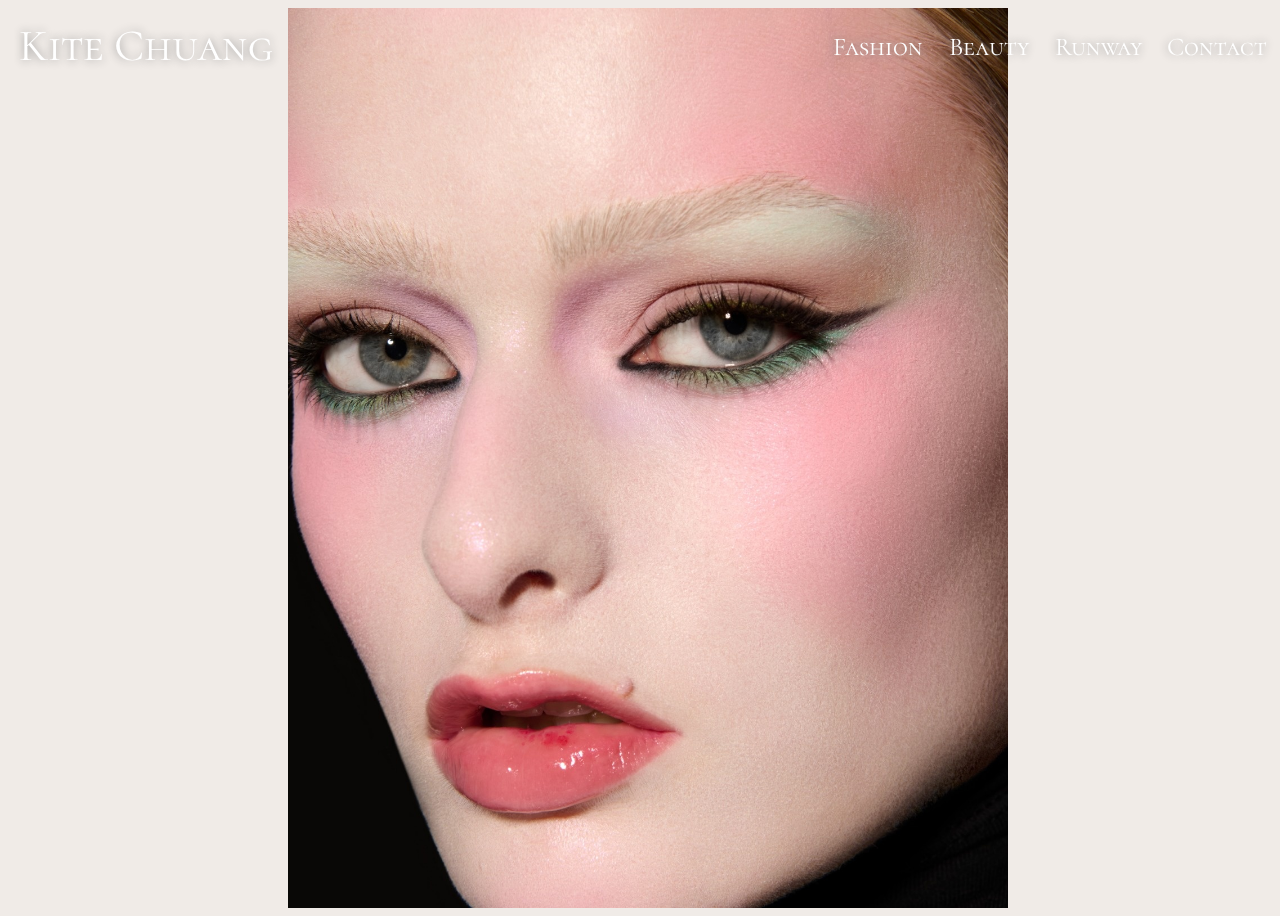
<file: index.html>
<html>

<head>
    <title>Kite Makeup</title>
    <link rel="preconnect" href="https://fonts.googleapis.com">
    <link rel="preconnect" href="https://fonts.gstatic.com" crossorigin>
    <link href="https://fonts.googleapis.com/css2?family=Cormorant+SC:wght@400&display=swap" rel="stylesheet">
    <link rel="stylesheet" href="style.css">
</head>

<body>
    <div class="header">
        <div style="flex:1"><a href="index.html">Kite Chuang</a></div>
        <div><a href="fashion.html">Fashion</a></div>
        <div><a href="beauty.html">Beauty</a></div>
        <div><a href="runway.html">Runway</a></div>
        <div><a href="contact.html">Contact</a></div>
    </div>
    <div class="content" id="content">
        <div>
            <img src="2026/71.jpg" />
        </div>
    </div>
</body>

</html>
</file>
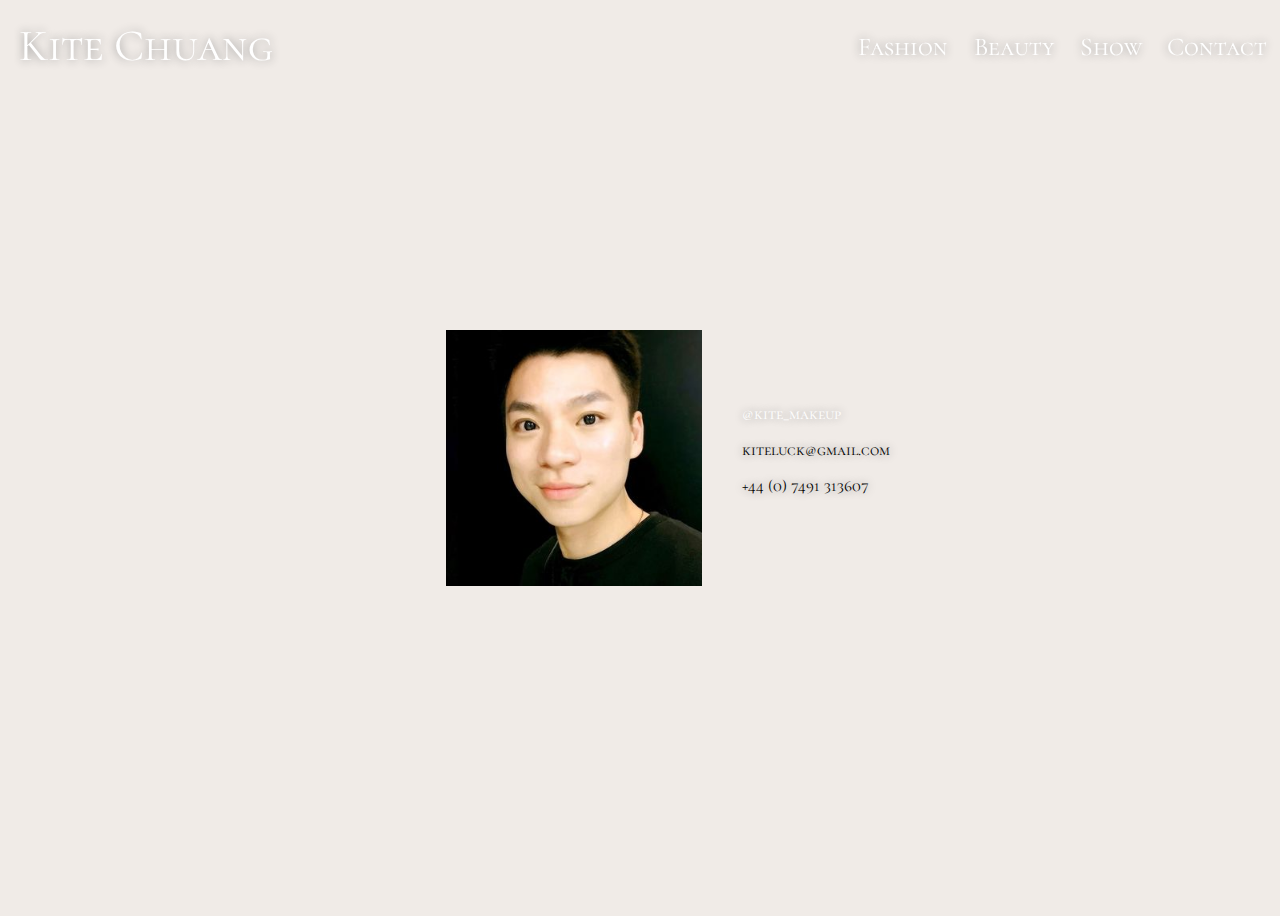
<file: contact.html>
<html>

<head>
    <title>Kite Makeup</title>
    <link rel="preconnect" href="https://fonts.googleapis.com">
    <link rel="preconnect" href="https://fonts.gstatic.com" crossorigin>
    <link href="https://fonts.googleapis.com/css2?family=Cormorant+SC:wght@400&display=swap" rel="stylesheet">
    <link rel="stylesheet" href="style.css">
</head>

<body>
    <div class="header">
        <div style="flex:1"><a href="index.html">Kite Chuang</a></div>
        <div><a href="fashion.html">Fashion</a></div>
        <div><a href="beauty.html">Beauty</a></div>
        <div><a href="show.html">Show</a></div>
        <div><a href="contact.html">Contact</a></div>
    </div>
    <div class="content" id="content"></div>
    <div id="contact">
        <div style="display:flex;gap:10%">
            <div>
                <img src="kite.jpeg" style="height:20vw;width:20vw" />
            </div>
            <div style="text-align:left;">
                <a href="https://www.instagram.com/kite_makeup/">@kite_makeup</a>
                <p>kiteluck@gmail.com</p>
                <p>+44 (0) 7491 313607</p>
            </div>
        </div>
    </div>
</body>

</html>
</file>
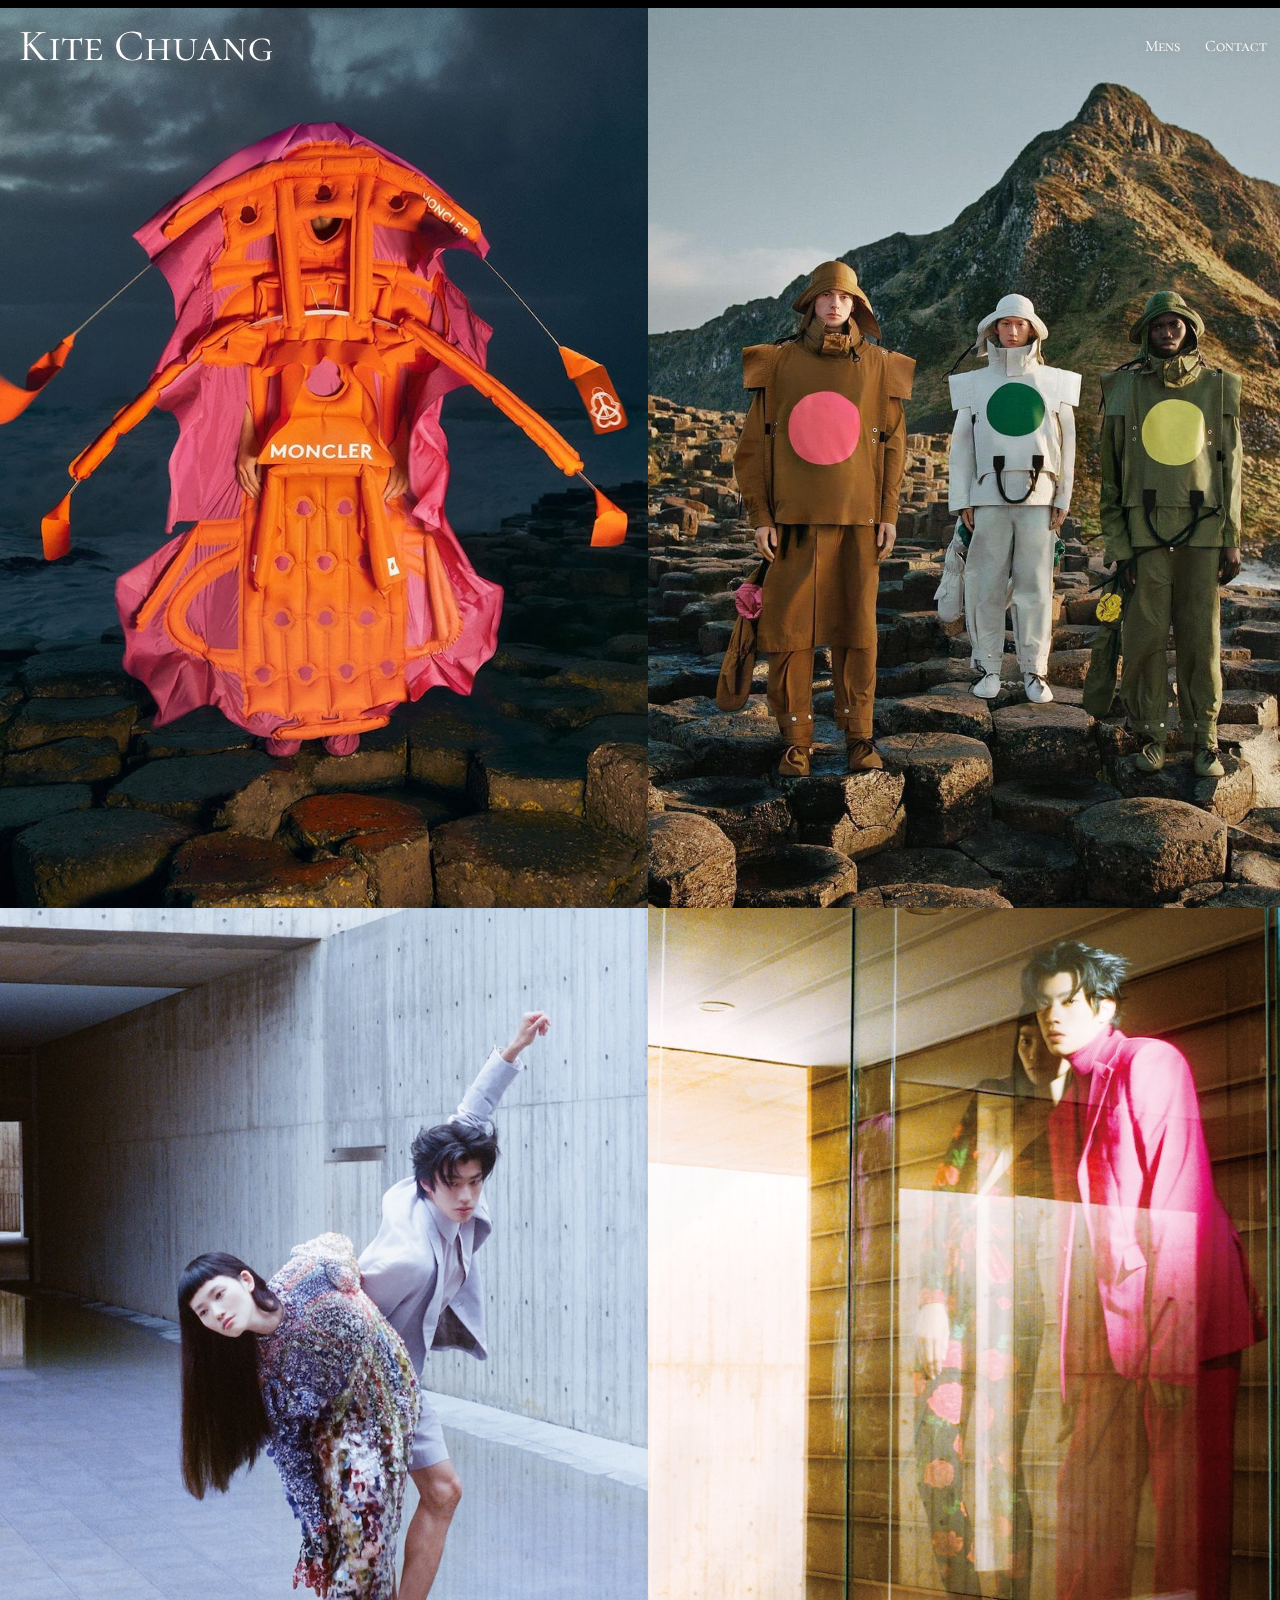
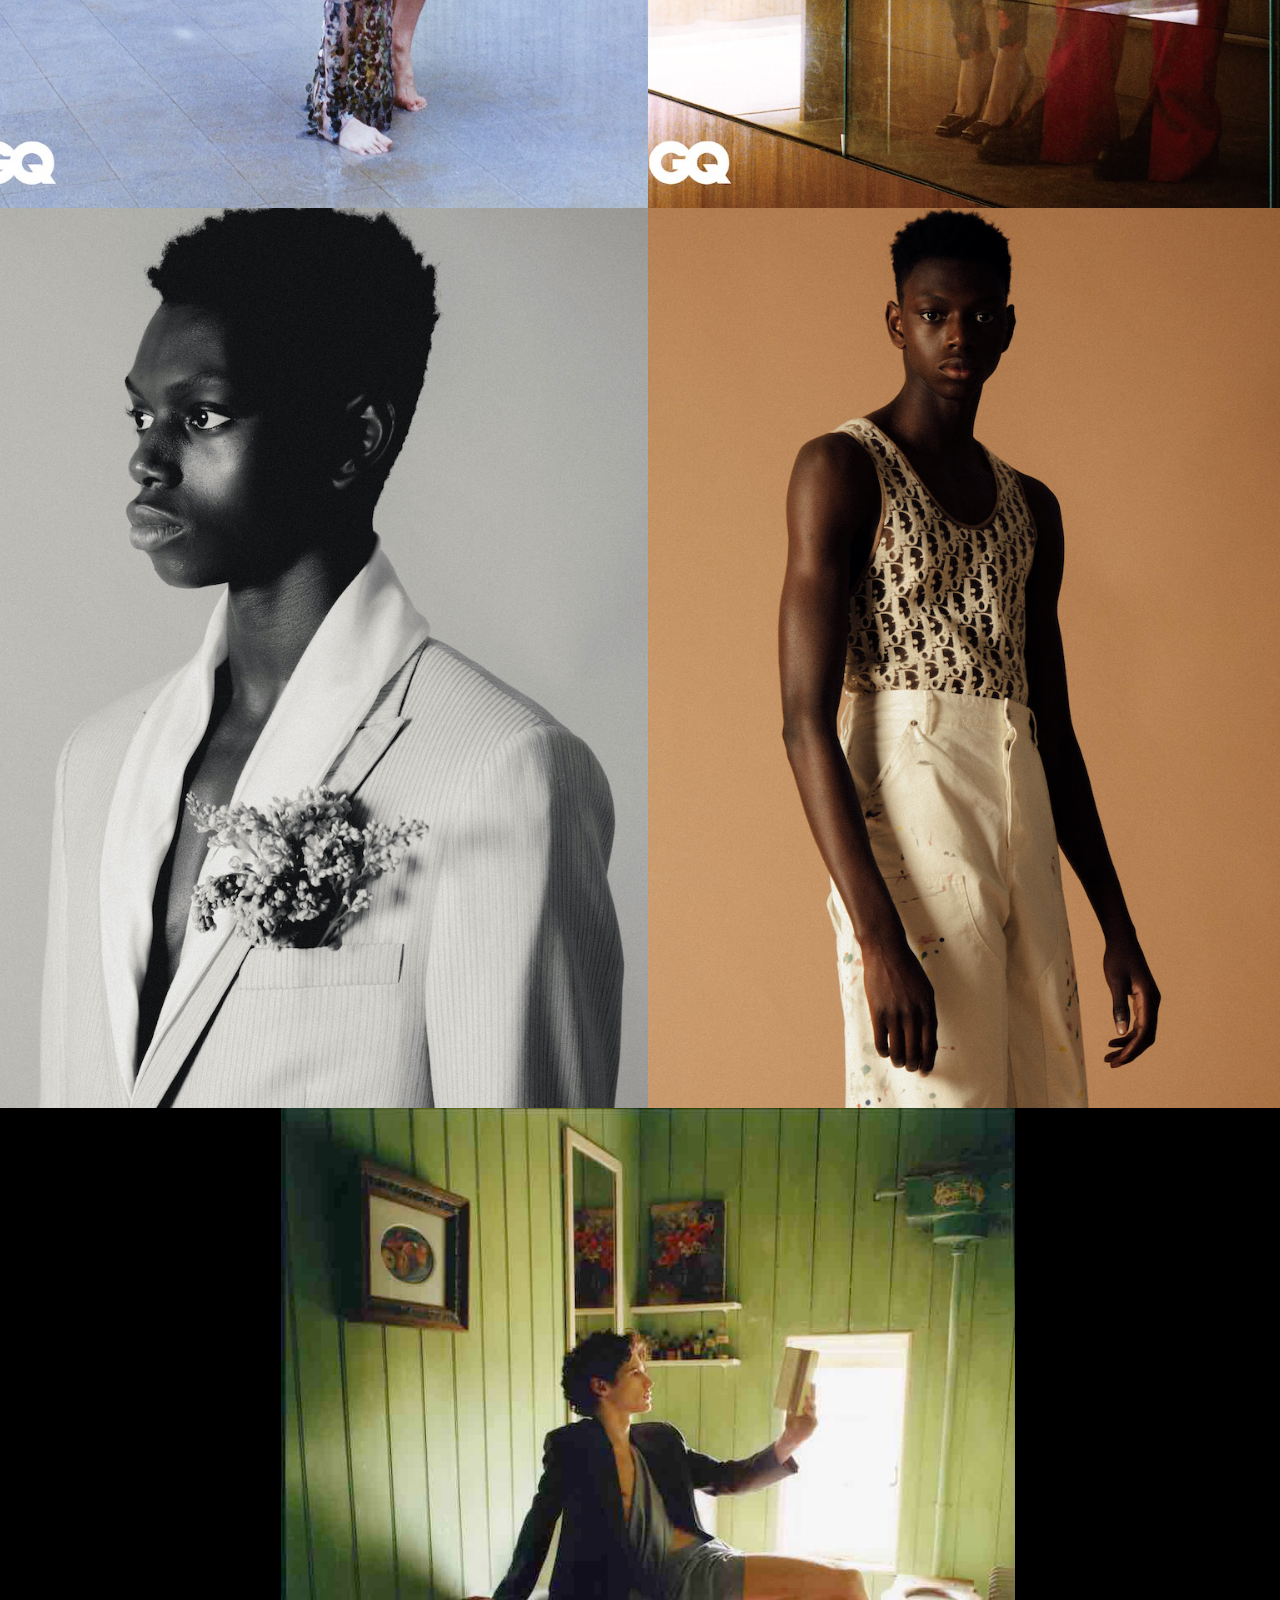
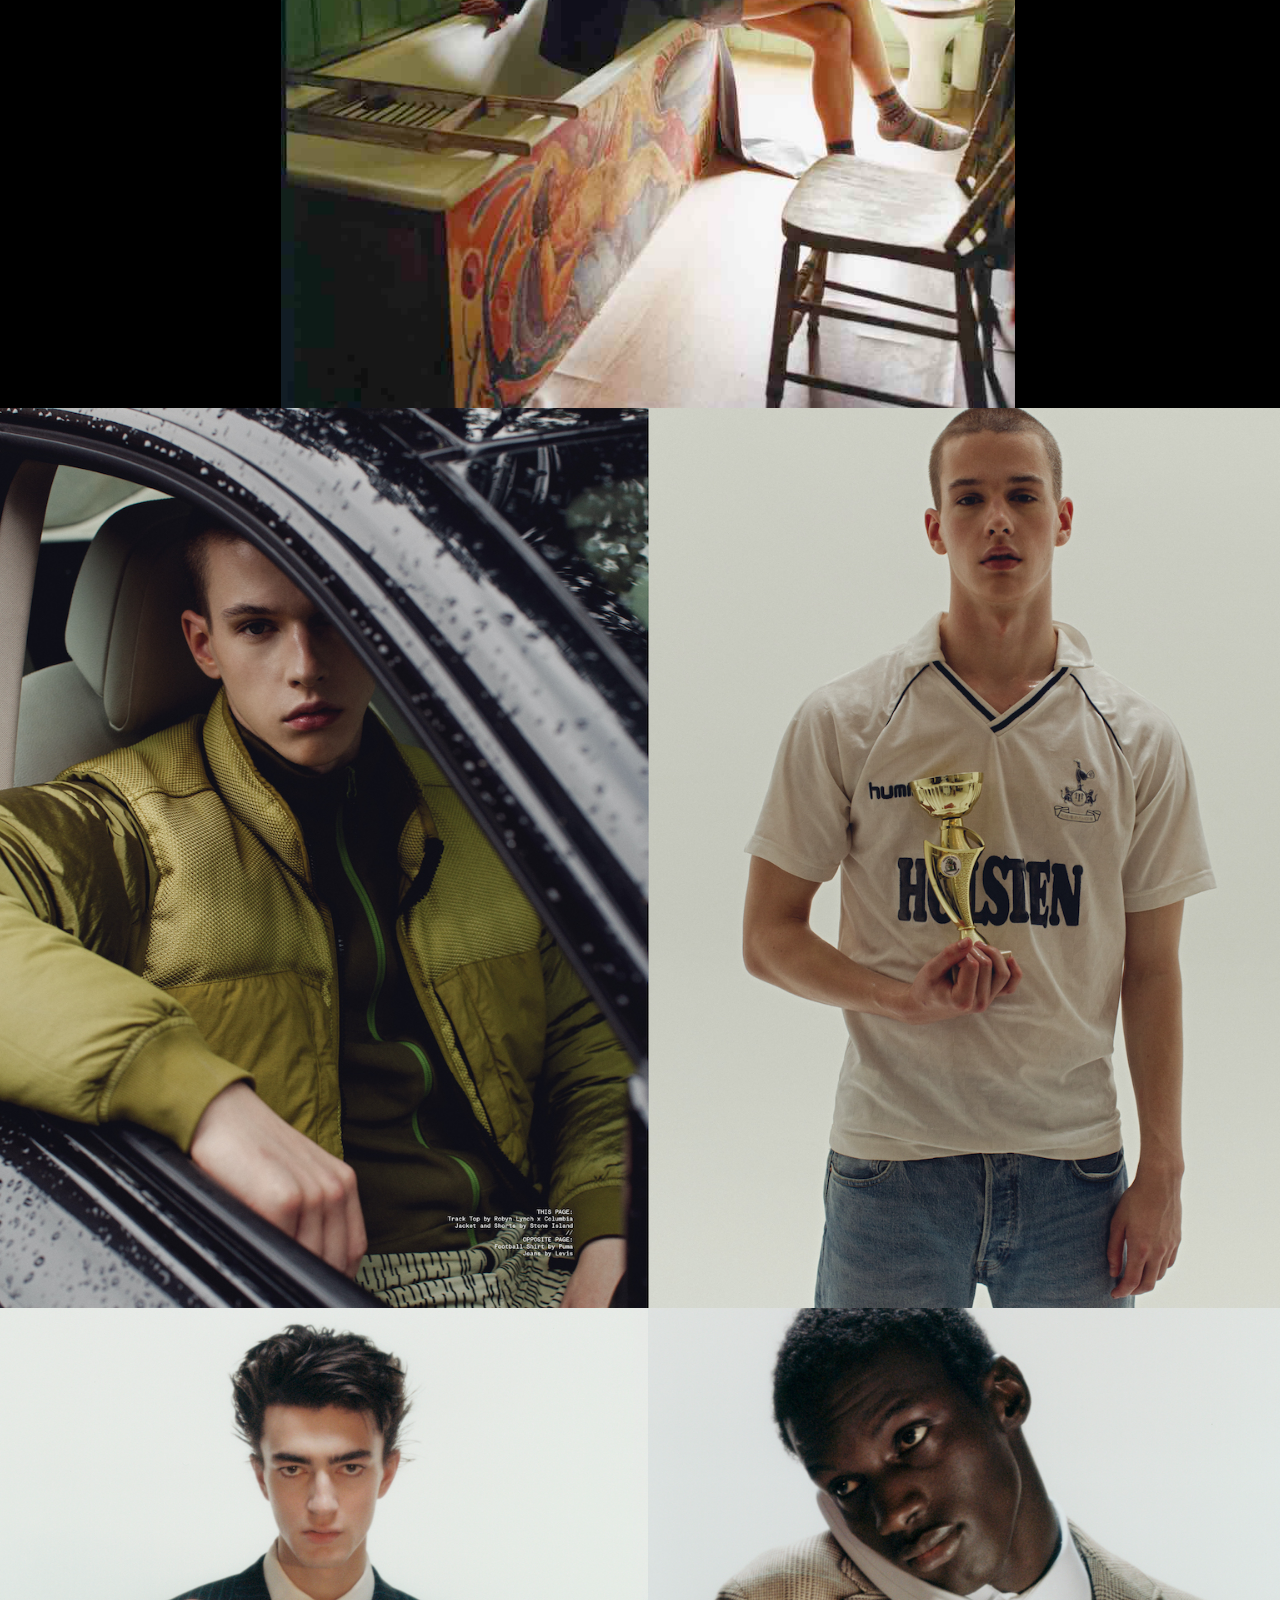
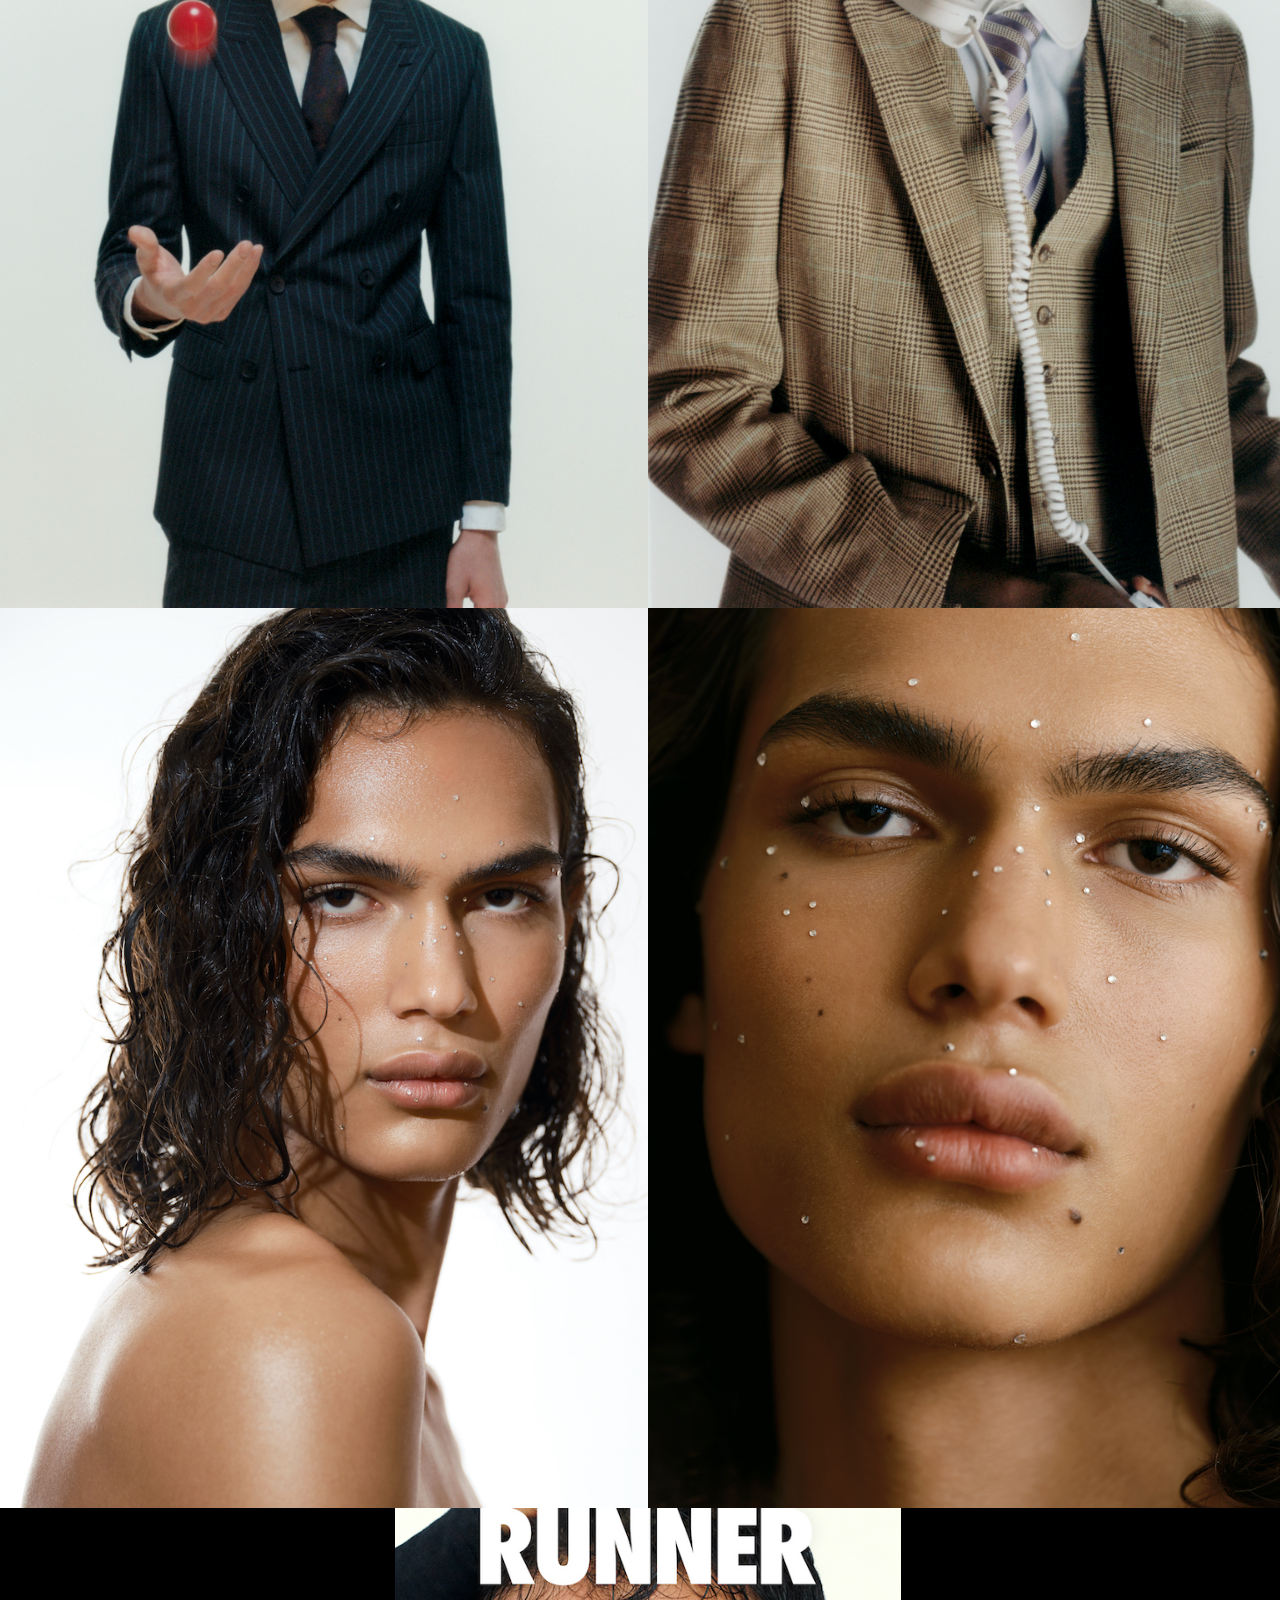
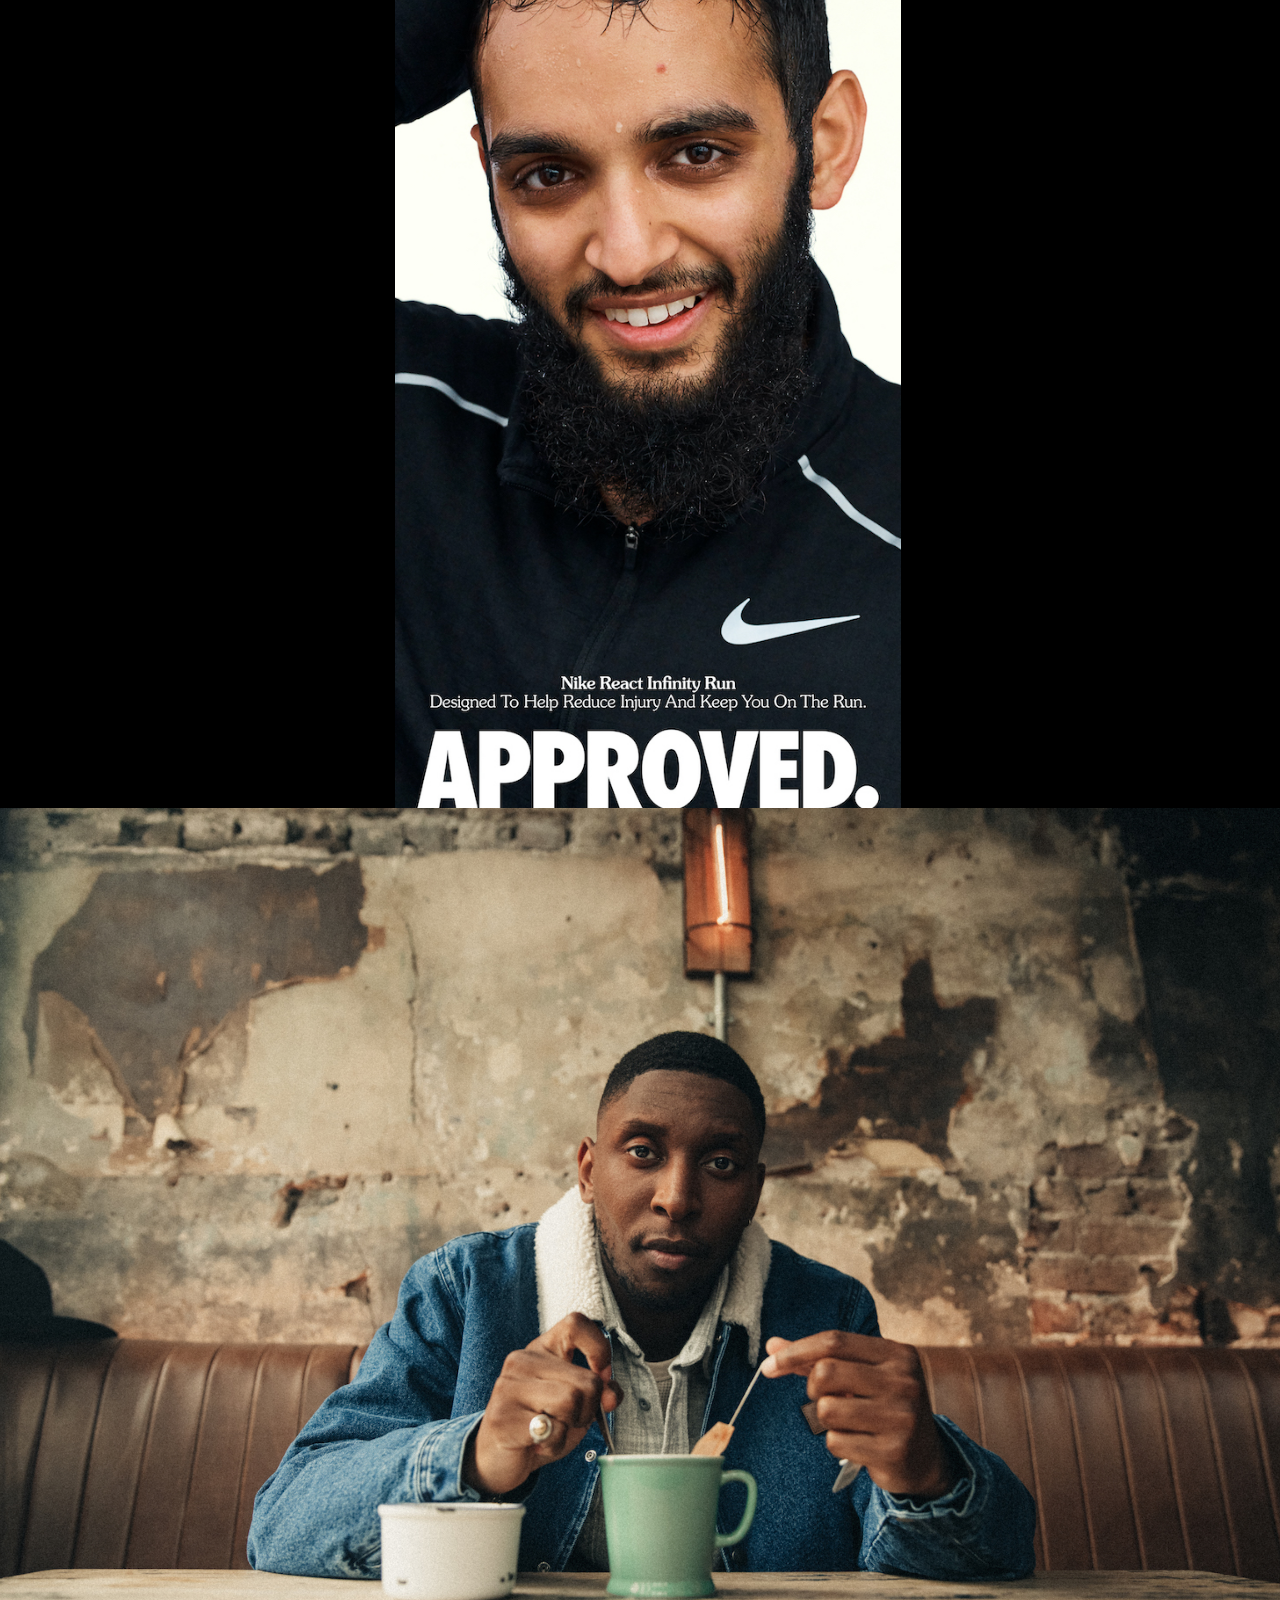
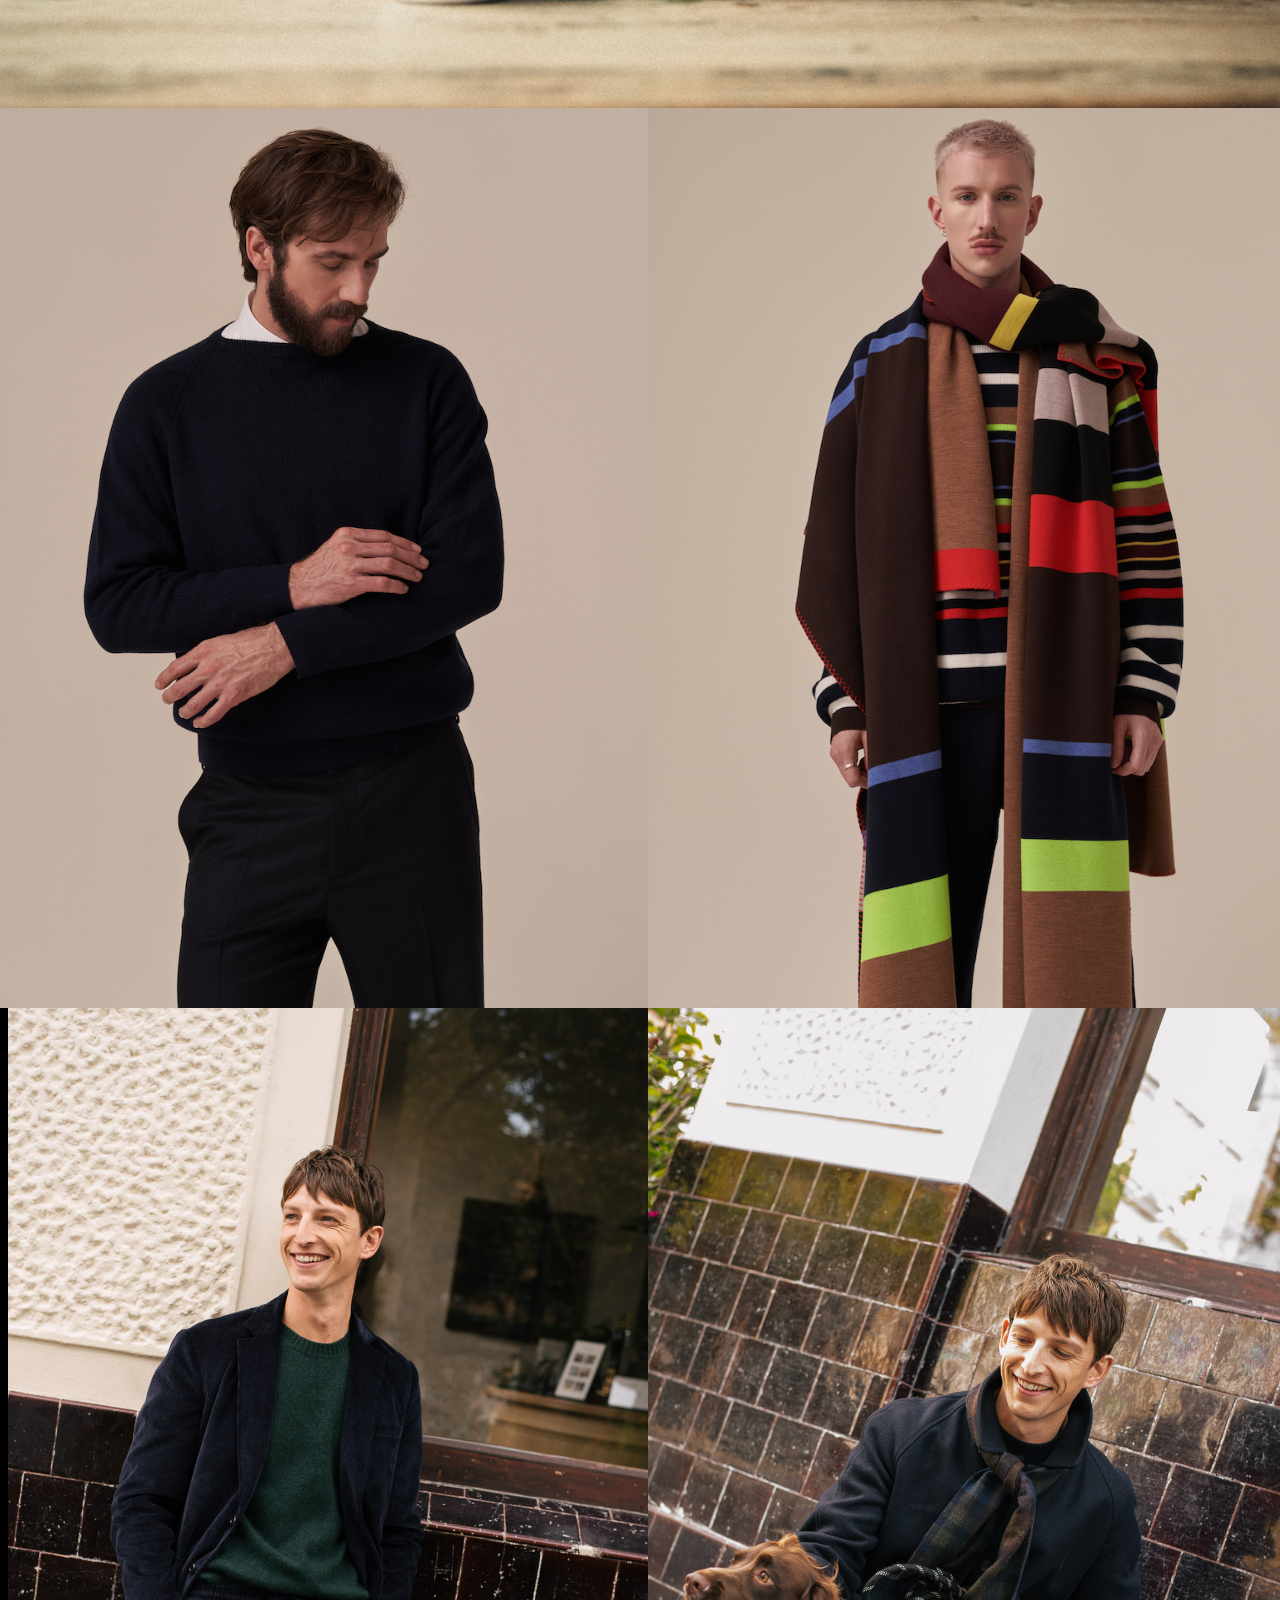
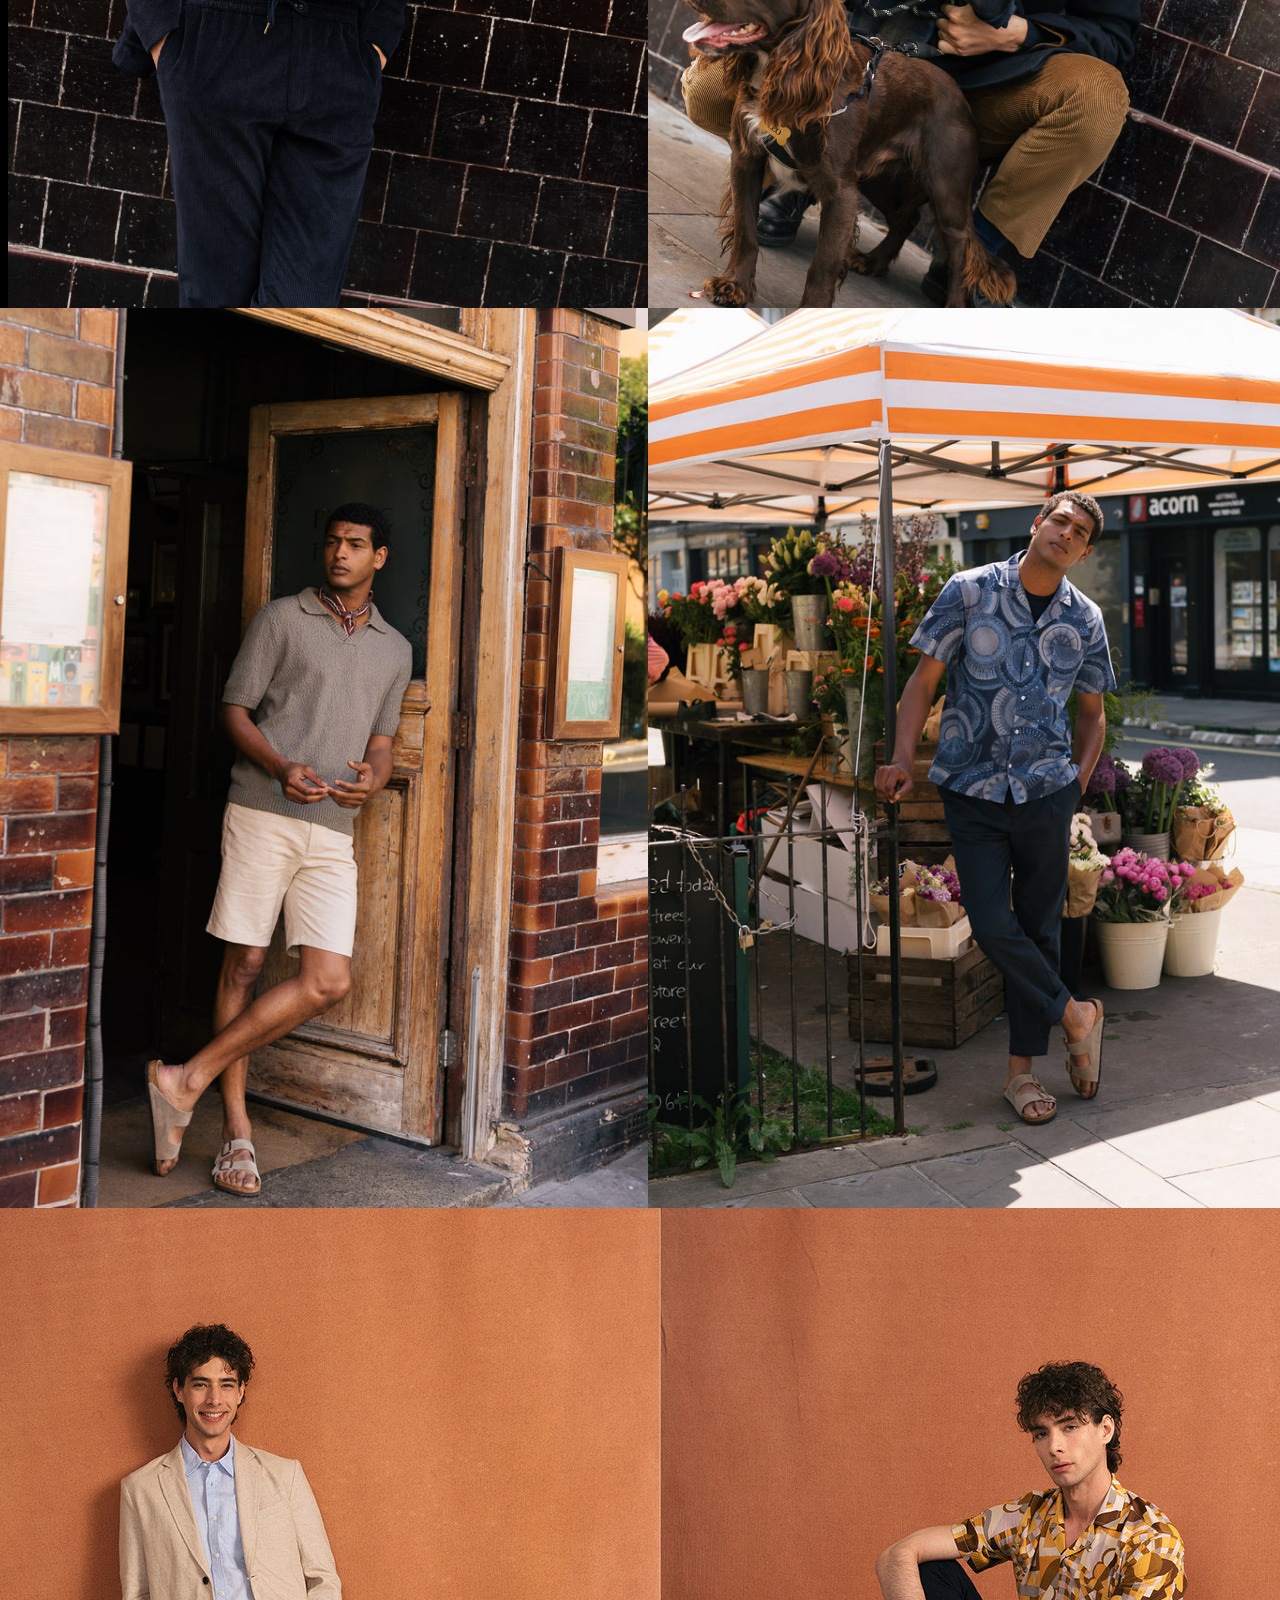
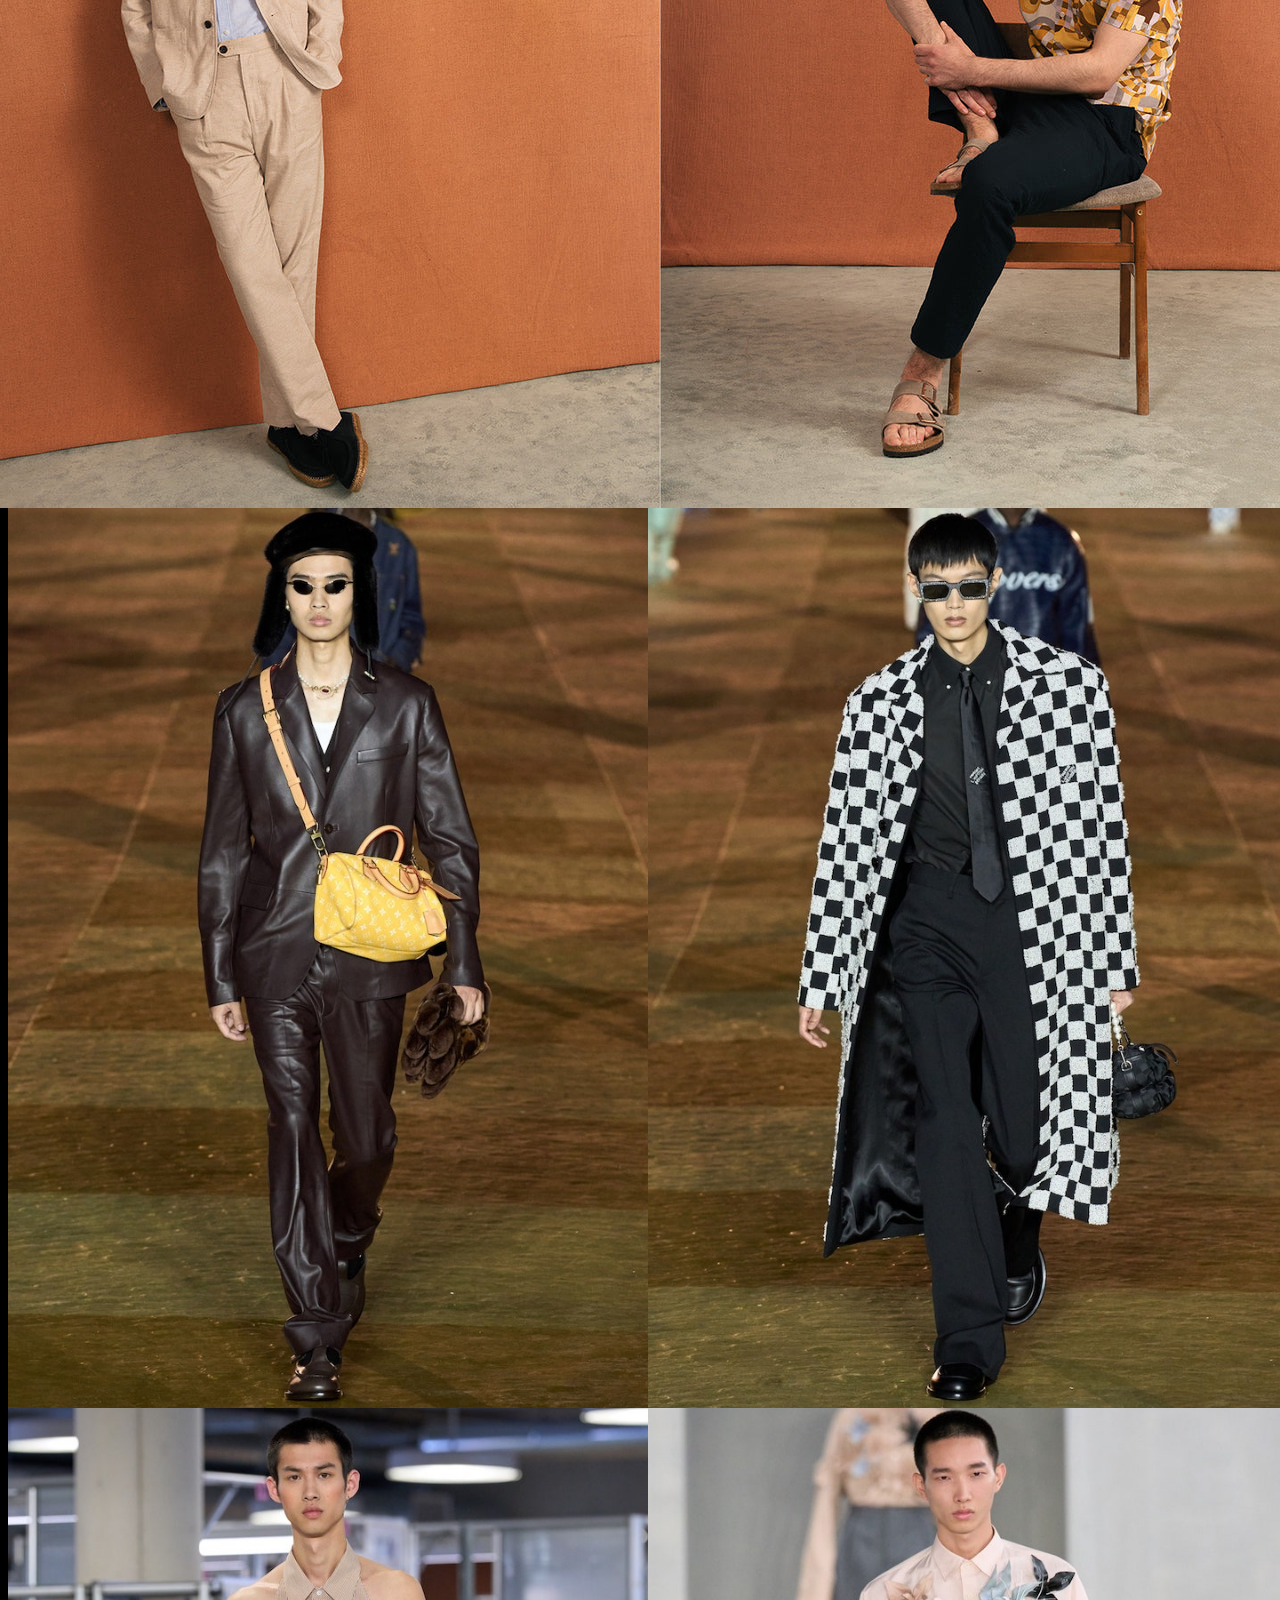
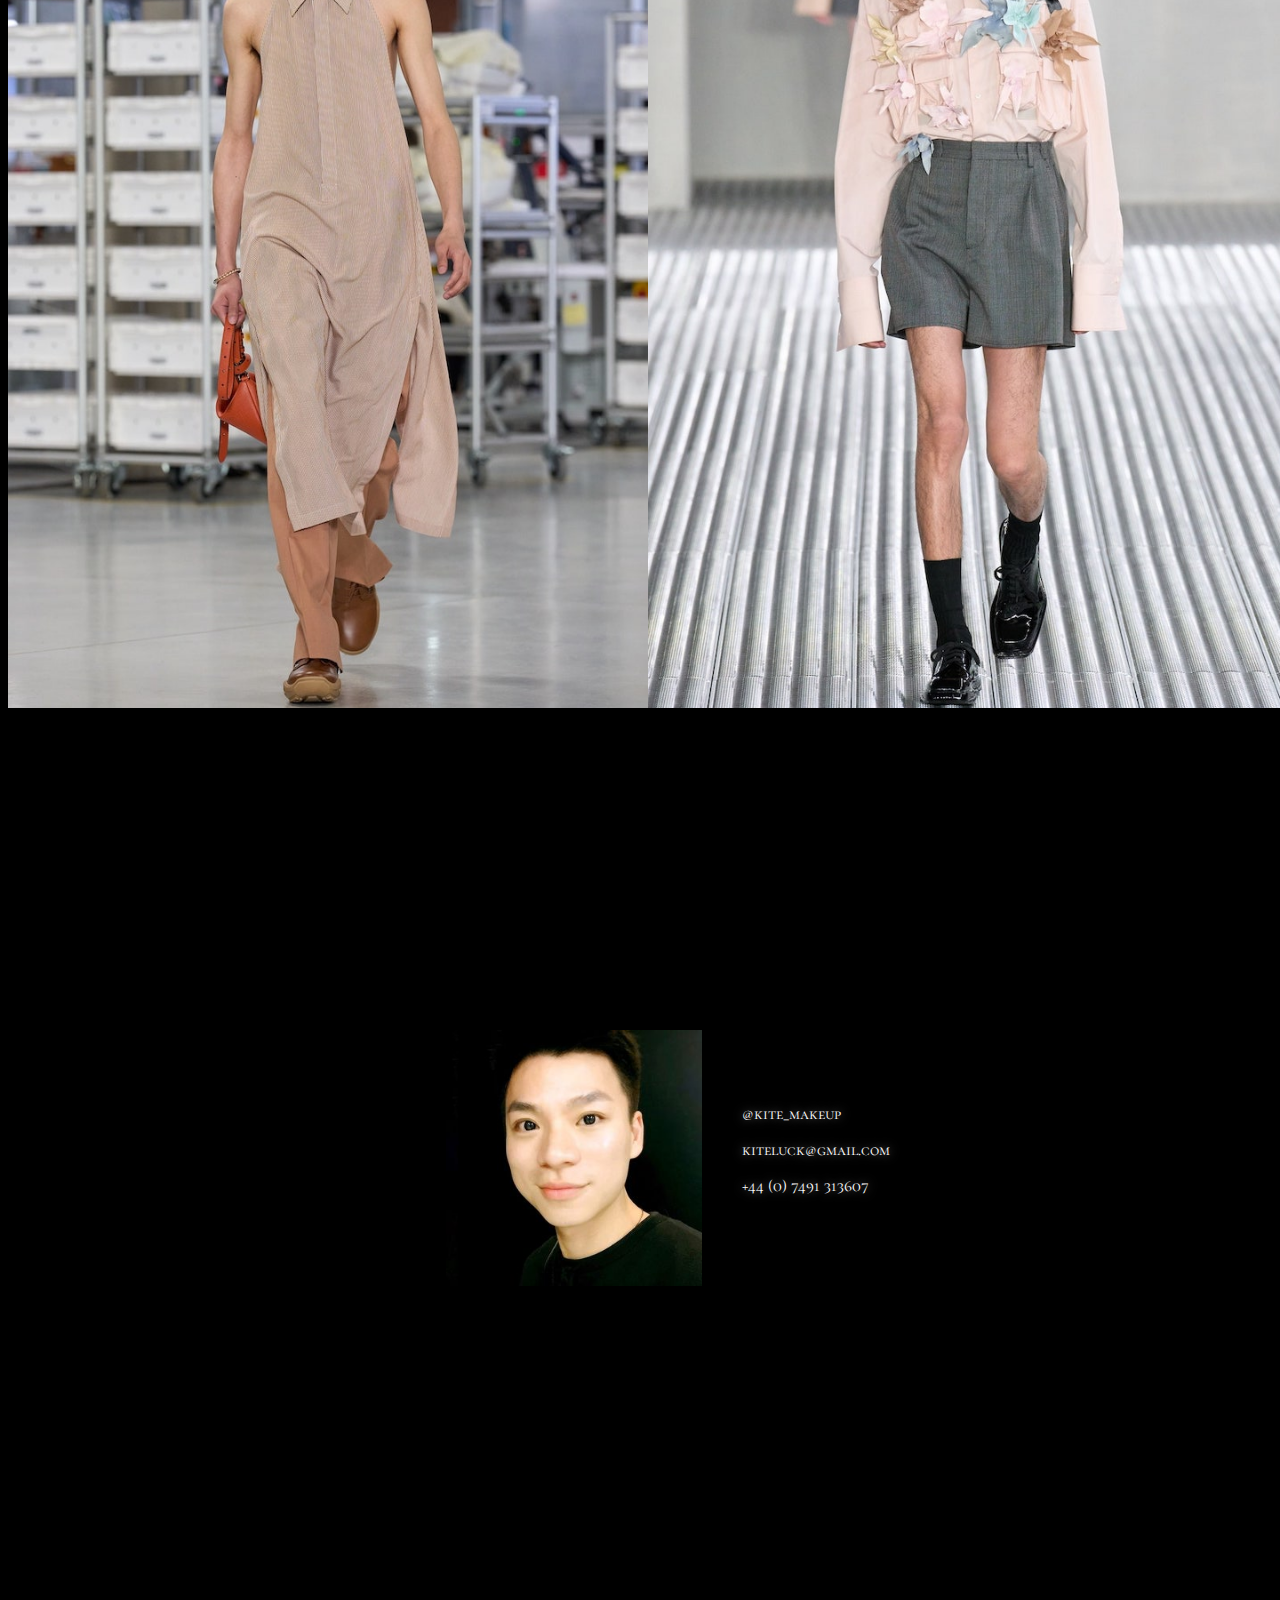
<file: mens.html>
<html>

<head>
    <title>Kite Makeup</title>
    <link rel="preconnect" href="https://fonts.googleapis.com">
    <link rel="preconnect" href="https://fonts.gstatic.com" crossorigin>
    <link href="https://fonts.googleapis.com/css2?family=Cormorant+SC:wght@400&display=swap" rel="stylesheet">
</head>
<script>
    const images = {
        Mens: [
            [1, 2],
            [23, 24],
            [8, 9],
            [16],
            [17],
            [14, 15],
            [20, 19],
            [13],
            [18],
            [10, 11],
            [6, 7],
            [4, 5],
            [3],
            [27, 28],
            [26, 25],
        ]
    }
</script>

<body>
    <div class="header">
        <div style="flex:1" onclick="document.body.scrollTop=0">Kite Chuang</div>
        <div><a href="#Mens">Mens</a></div>
        <div><a href="#contact">Contact</a></div>
    </div>
    <div class="content" id="content"></div>
    <div id="contact">
        <div style="display:flex;gap:10%">
            <div>
                <img src="kite.jpeg" style="height:20vw;width:20vw" />
            </div>
            <div style="text-align:left;">
                <a href="https://www.instagram.com/kite_makeup/">@kite_makeup</a>
                <p>kiteluck@gmail.com</p>
                <p>+44 (0) 7491 313607</p>
            </div>
        </div>
    </div>
</body>

<script>
    const content = document.getElementById("content")
    for (const [category, imagelist] of Object.entries(images)) {
        imagelist.forEach(images => {
            const c = document.createElement("div")
            c.id = category
            images.forEach(image => {
                let i = document.createElement('img')
                i.src = `${category}/${image}.jpg`
                if (images.length > 1 && category !== 'Beauty') {
                    i.classList.add('r43')
                }
                c.appendChild(i)
            })
            content.appendChild(c)
        });
    }
</script>
<style>
    html {
        font-family: 'Cormorant SC', serif;
        font-size: 1rem;
        margin: 0;
        background: black;
        color: white;
        text-shadow: 0 0 10px #888;
        width: 100vw;
        position: absolute;
        overflow-x: hidden;
    }

    a {
        color: white;
        text-decoration: none;
    }

    .header {
        width: 100%;
        display: flex;
        position: fixed;
        top: 0px;
        left: 0;
    }

    .header div {
        padding: 0.7rem 0.8rem;
        cursor: pointer;
        margin: auto;
    }

    .header div:first-child {
        font-size: 2.8rem;
        padding-left: 1.2rem;
    }

    .content {
        width: 100vw;
        margin: auto;
        text-align: center;
    }

    .content>div {
        display: flex;
        justify-content: center;
        scroll-snap-align: start;
    }

    #contact {
        width: 100vw;
        height: 100vh;
        text-align: center;
        display: flex;
        align-items: center;
        flex-direction: column;
        scroll-snap-align: start;
    }

    #contact div {
        margin: auto;
    }

    @media (orientation: landscape) {
        img {
            height: 100vh;
        }

        .r43 {
            width: 75vh;
            object-fit: cover;
        }

        html {
            scroll-snap-type: y mandatory;
        }
    }

    @media (orientation: portrait) {
        img {
            width: 100vw;
        }

        .content>div {
            flex-direction: column;
        }
    }
</style>

</html>
</file>
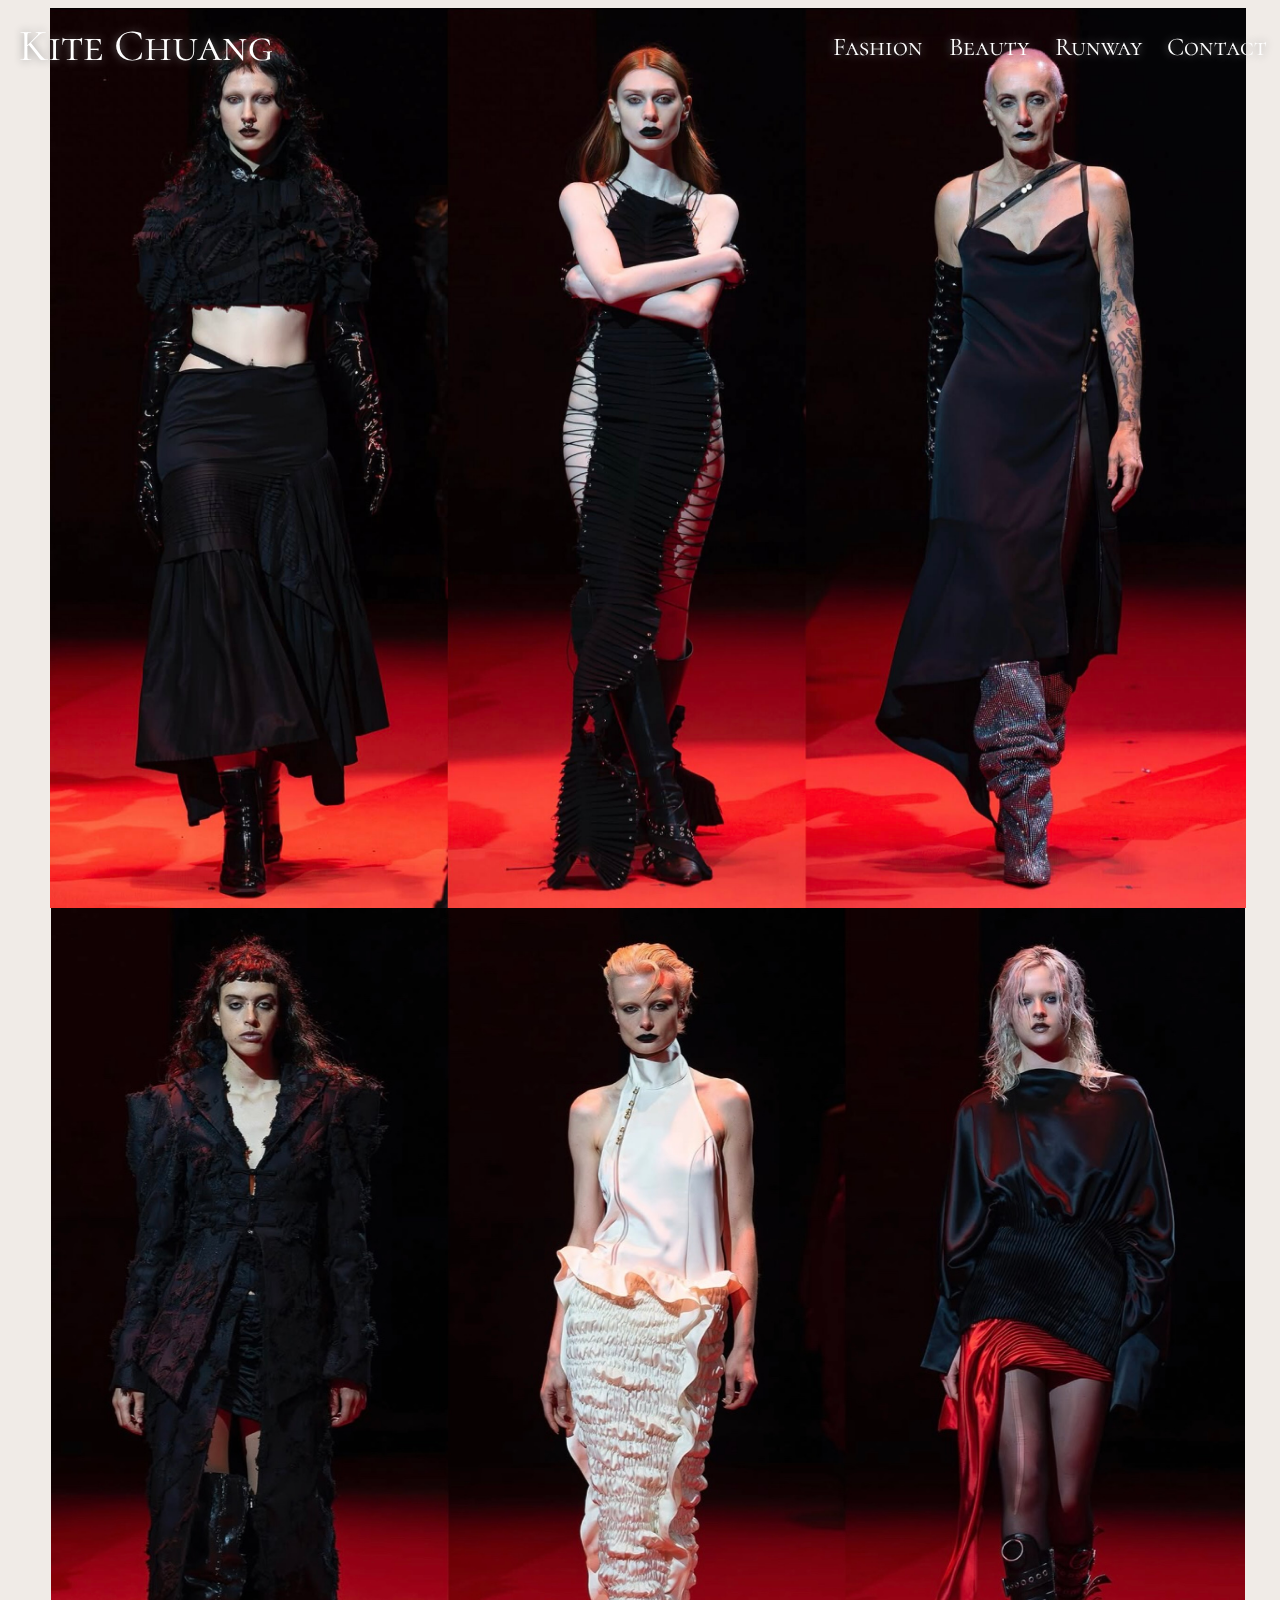
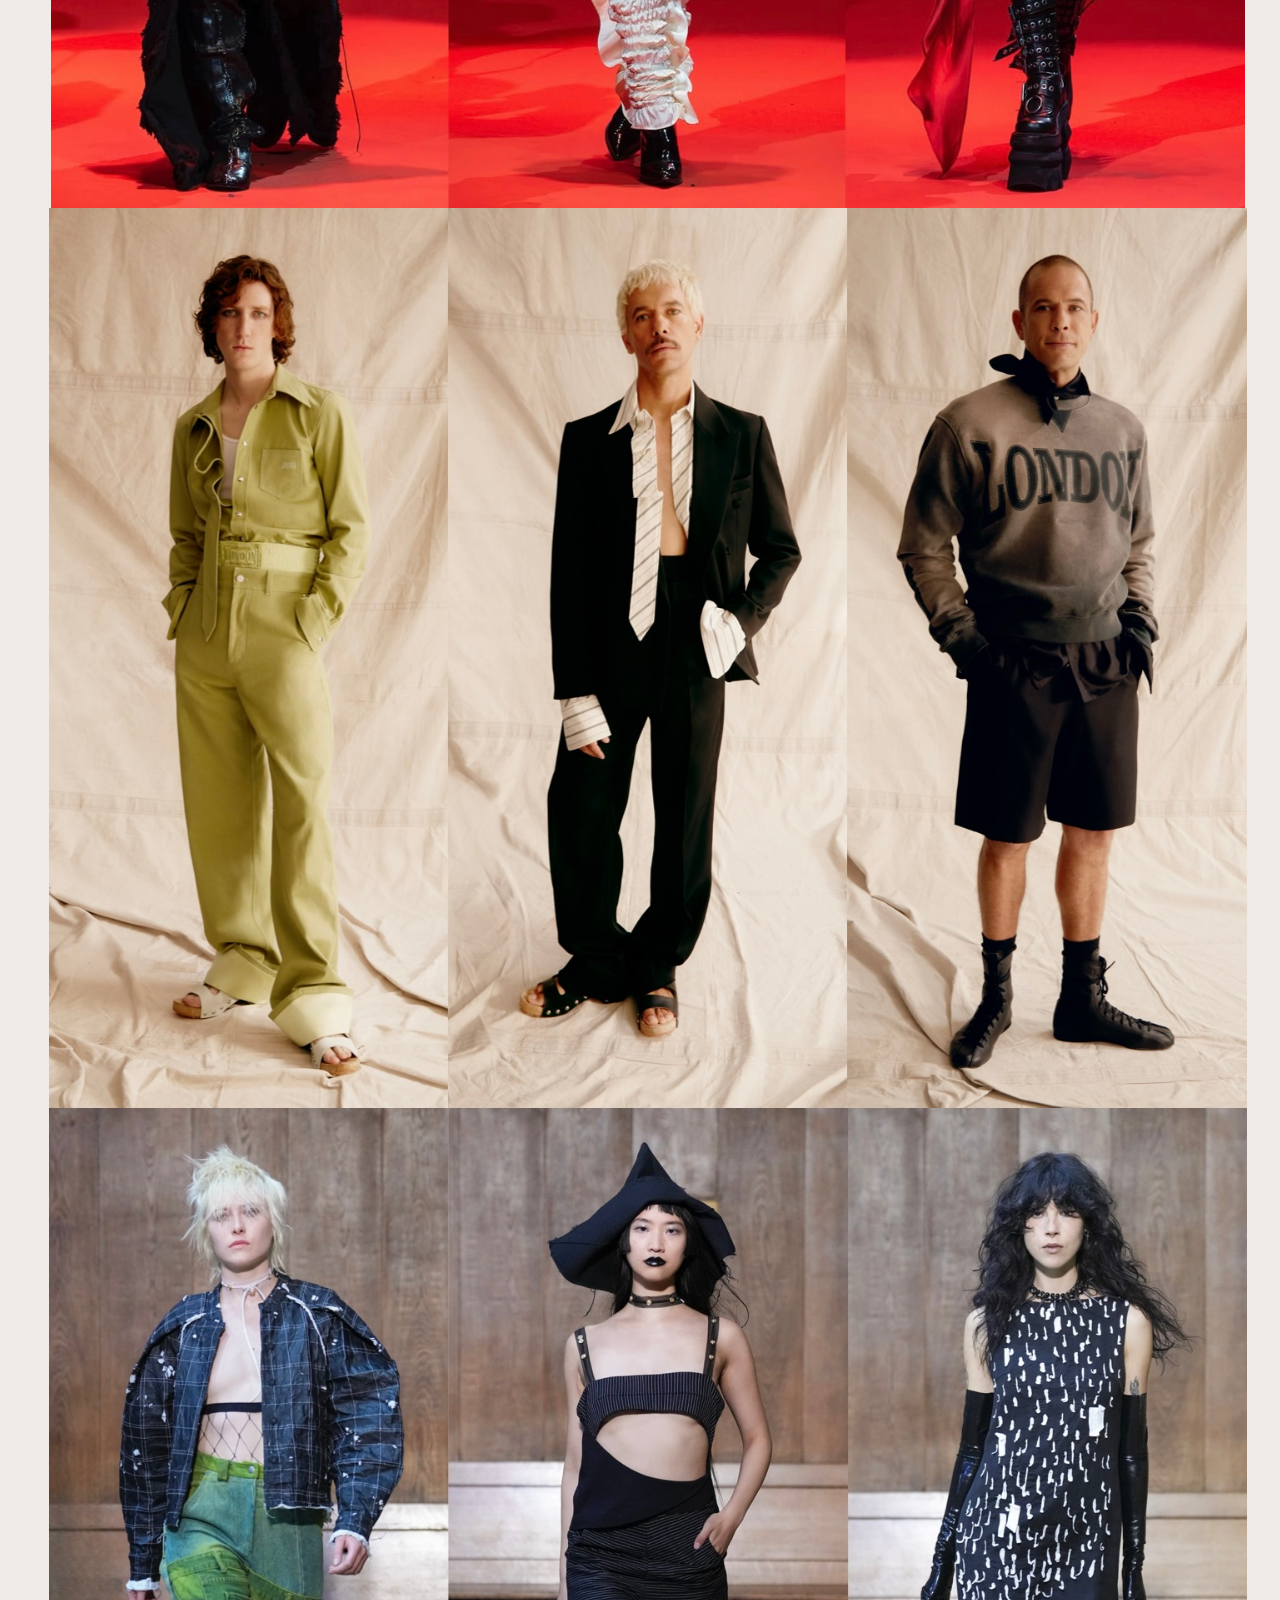
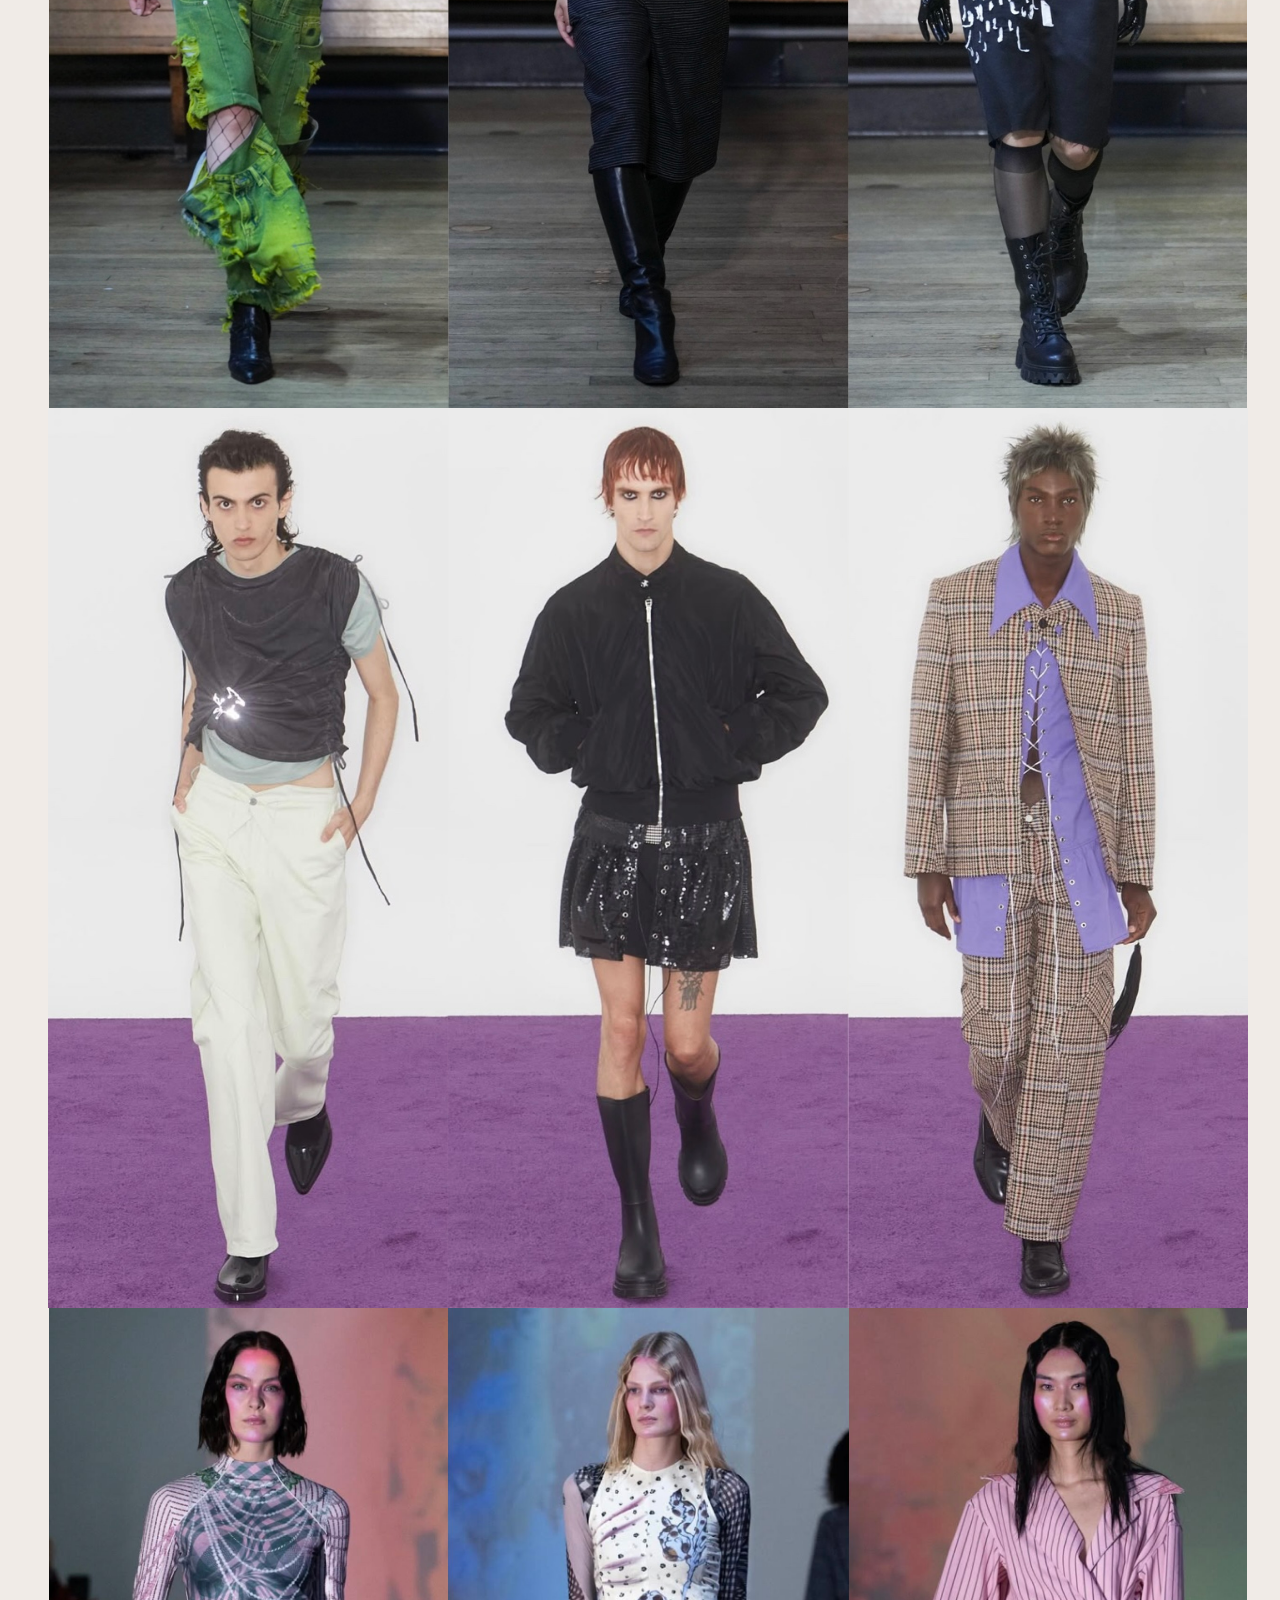
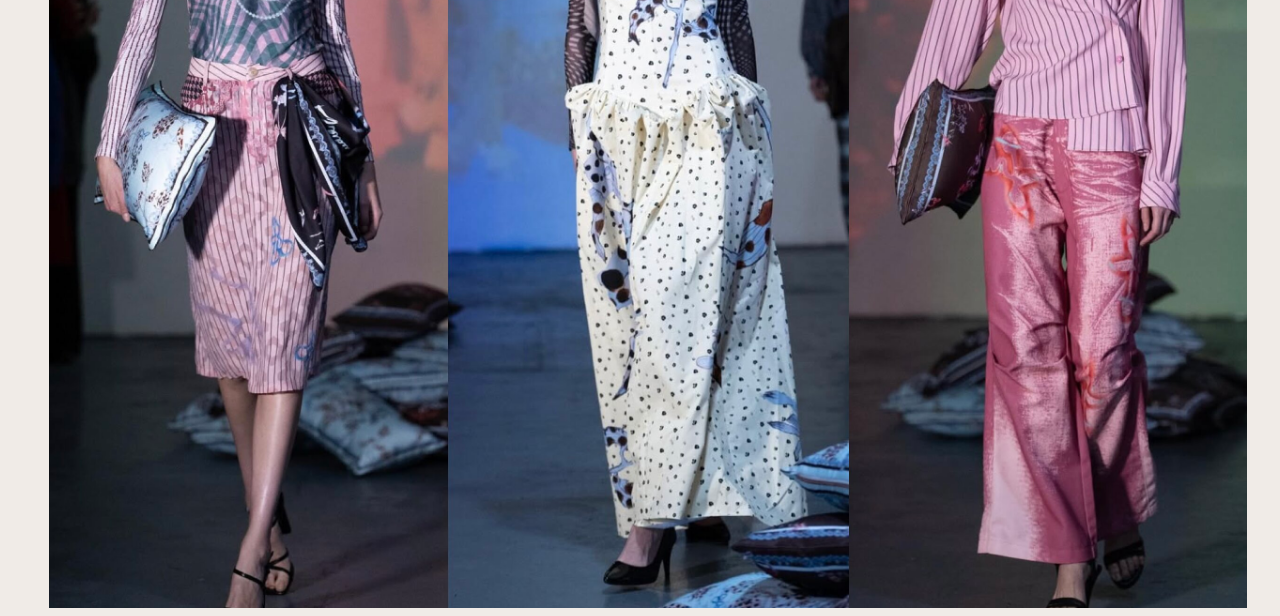
<file: runway.html>
<html>

<head>
    <title>Kite Makeup</title>
    <link rel="preconnect" href="https://fonts.googleapis.com">
    <link rel="preconnect" href="https://fonts.gstatic.com" crossorigin>
    <link href="https://fonts.googleapis.com/css2?family=Cormorant+SC:wght@400&display=swap" rel="stylesheet">
    <link rel="stylesheet" href="style.css">
    <script src="loadimages.js"></script>
</head>

<body>
    <div class="header">
        <div style="flex:1"><a href="index.html">Kite Chuang</a></div>
        <div><a href="fashion.html">Fashion</a></div>
        <div><a href="beauty.html">Beauty</a></div>
        <div><a href="runway.html">Runway</a></div>
        <div><a href="contact.html">Contact</a></div>
    </div>
    <div class="content" id="content"></div>
</body>

<script>
    loadImages("2026", [
        ["R1"],
        ["R2"],
        ["R3"],
        ["R4"],
        ["R5"],
        ["Claudia"],
    ])
</script>

</html>
</file>
<file: style.css>
html {
    font-family: 'Cormorant SC', serif;
    font-size: 1rem;
    margin: 0;
    background: #f0ebe7;
    color: white;
    text-shadow: 0 0 10px #888;
    width: 100vw;
    position: absolute;
    overflow-x: hidden;
}

a {
    color: white;
    text-decoration: none;
}

.header {
    width: 100%;
    display: flex;
    position: fixed;
    top: 0px;
    left: 0;
}

.header div {
    font-size: 1.6rem;
    padding: 0.7rem 0.8rem;
    cursor: pointer;
    margin: auto;
}

.header div:first-child {
    font-size: 2.8rem;
    padding-left: 1.2rem;
}

.content {
    width: 100vw;
    margin: auto;
    text-align: center;
}

.content>div {
    display: flex;
    justify-content: center;
    scroll-snap-align: start;
}

#contact {
    width: 100vw;
    height: 100vh;
    text-align: center;
    display: flex;
    align-items: center;
    flex-direction: column;
    scroll-snap-align: start;
    color: black;
}

#contact div {
    margin: auto;
}

@media (orientation: landscape) {
    img {
        height: 100vh;
    }

    .r43 {
        width: 75vh;
        object-fit: cover;
    }

    html {
        scroll-snap-type: y mandatory;
    }
}

@media (orientation: portrait) {
    img {
        width: 100vw;
    }

    .content>div {
        flex-direction: column;
    }
}
</file>
